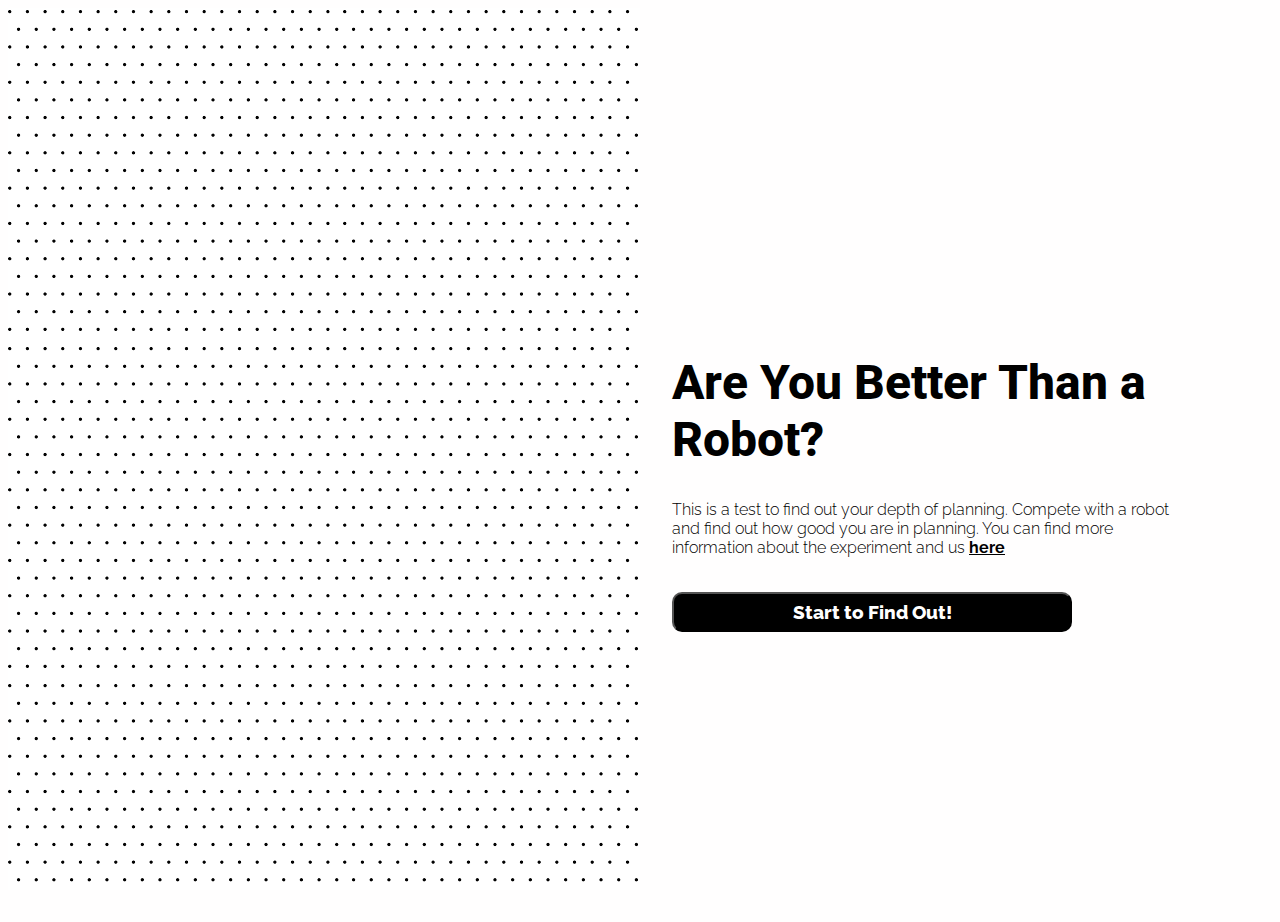
<file: index.html>
<!DOCTYPE html>
<html lang="en">
<head>
    <meta charset="UTF-8">
    <meta name="viewport" content="width=device-width, initial-scale=1.0">
    <link rel="stylesheet" href="assets/css/style-alt.css">
    <title>4 in a Row</title>
</head>
<body>
    <div class="index-container">
        <div class="left" style="background-image: url('assets/images/background.png');">
        </div>
        <div class="right" >
            <!-- <div id="google_translate_element"></div> -->
            <div class="right-content">
                <h1 class="main-title">Are You Better Than a Robot?</h1>
                <h3 class="main-subtitle">This is a test to find out your depth of planning. Compete with a robot and find out how good you are in planning. You can find more information about the experiment and us <span><a href="about.html" style="text-decoration: underline; color: black; font-weight: 700;">here</a></span></h3>
                <button class="start"><a href="instruction.html" style="color: white; text-decoration: none;">Start to Find Out!</a></button>
            </div>
        </div>
        <div class="bottom " style="background-image: url('assets/images/background.png');">
    </div>
</body>
</html>
</file>
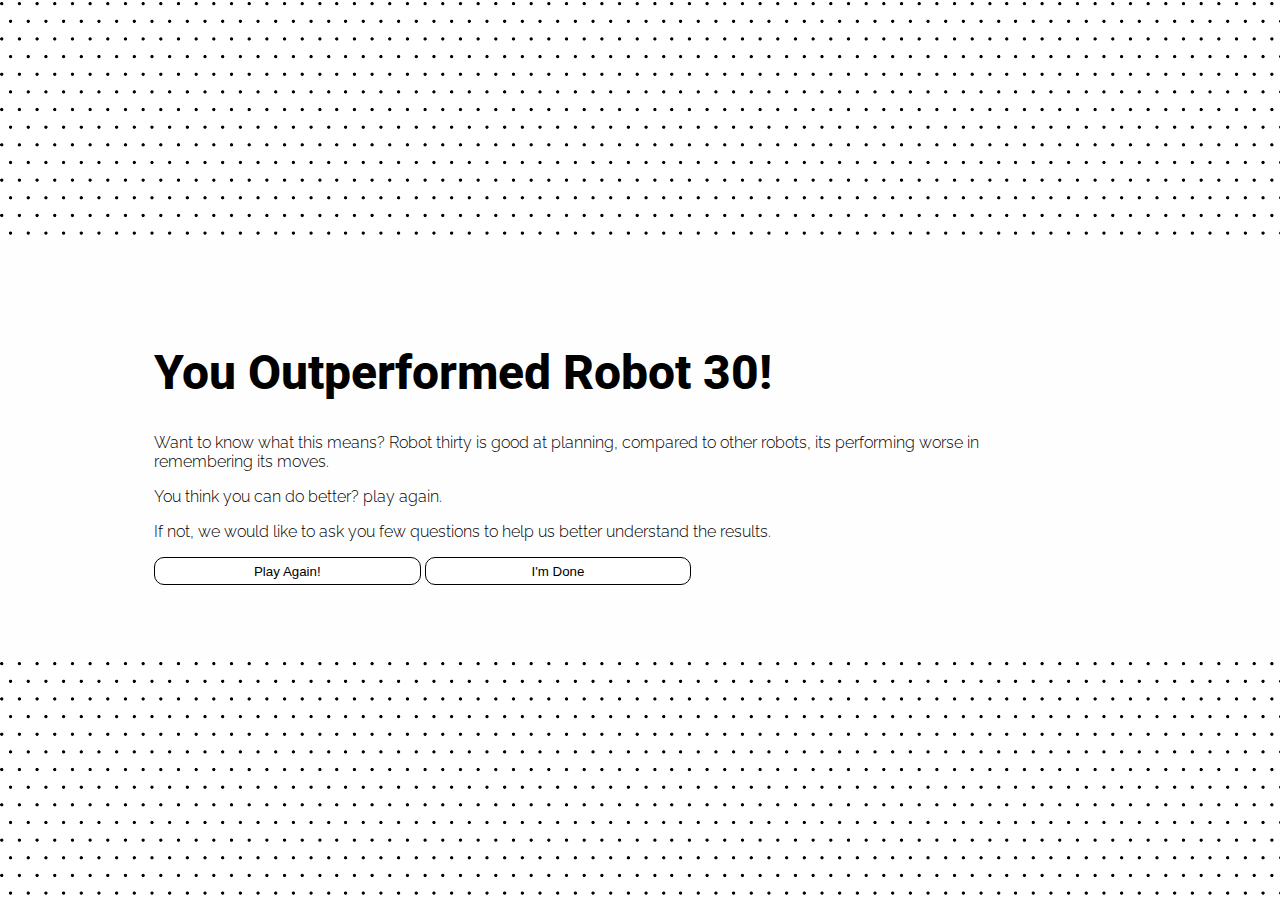
<file: experiment.html>
<!DOCTYPE html>
<html lang="en">
<head>
    <meta charset="UTF-8">
    <meta name="viewport" content="width=device-width, initial-scale=1.0">
    <link rel="stylesheet" href="assets/css/style-alt.css">
    <title>4 in a Row</title>
</head>
<body>
    <div class="all-page">
        <div class="centre-left" style="background-image: url(assets/images/background.png)"></div>
        <div class="right-alt-centre">
            <h1 class="main-title">You Outperformed Robot 30!</h1>
            <h3 class="main-subtitle"> Want to know what this means? Robot thirty is good at planning, compared to other robots, its performing worse in remembering its moves.</span></h3>
            <h3 class="main-subtitle"> You think you can do better? play again.</span></h3>
            <h3 class="main-subtitle"> If not, we would like to ask you few questions to help us better understand the results.</span></h3>
            <a href="https://dev-backend.d4id81j7108zr.amplifyapp.com/AWS%20Experiment/dist/index.html" style="text-decoration: none; color: black;"><button class="button" >Play Again!</button></a>
            <a href="questionnaire.html" style="text-decoration: none; color: black;"><button class="button">I'm Done</button></a>
        </div>
        <div class="bottom-centre" style="background-image: url(assets/images/background.png)"></div>
    </div>
</body>
</html>
</file>
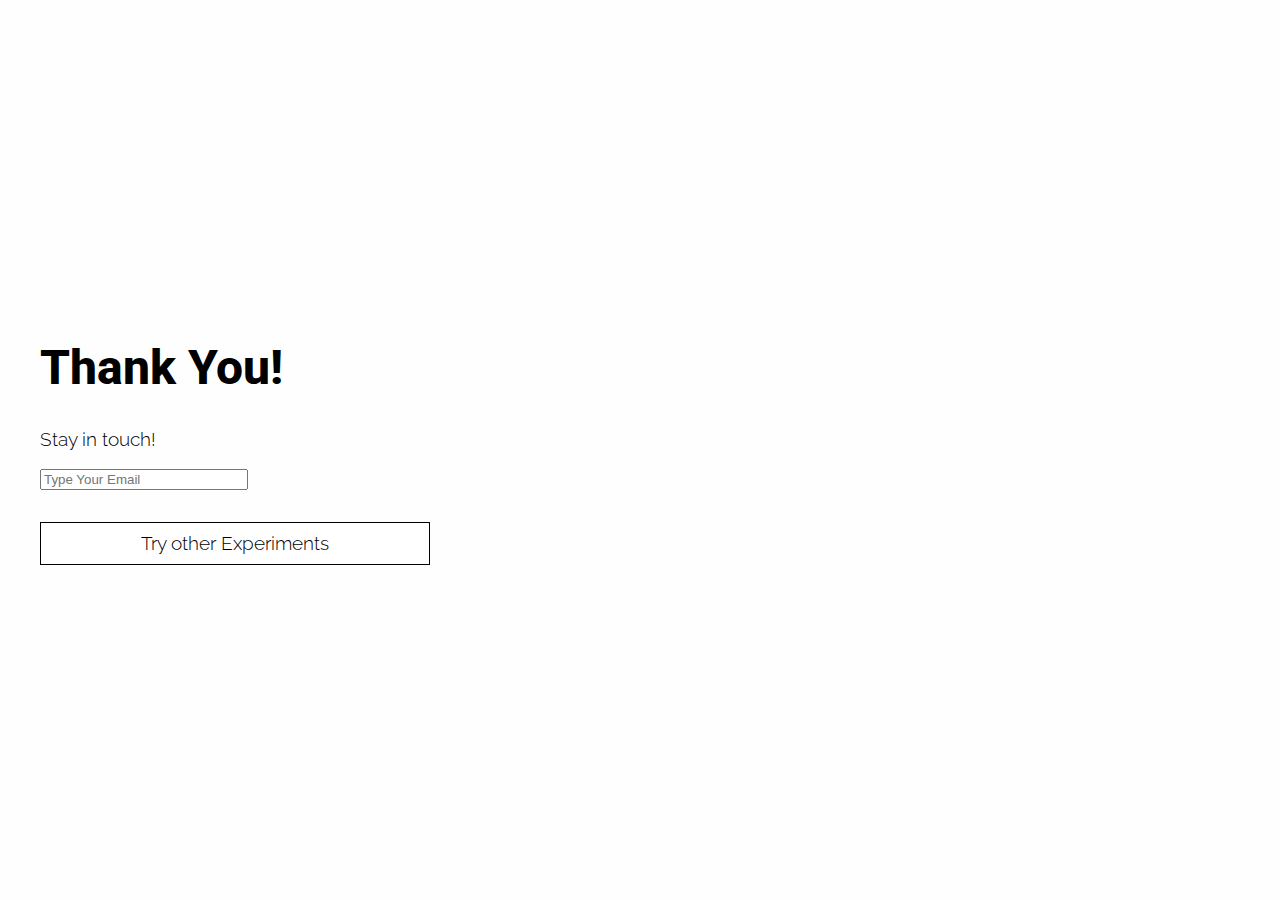
<file: finalpage.html>
<!DOCTYPE html>
<html lang="en">
<head>
    <meta charset="UTF-8">
    <meta name="viewport" content="width=device-width, initial-scale=1.0">
    <link rel="stylesheet" href="assets/css/style.css">
    <title>4 in a row</title>
</head>
<body>
    <div id="finalView" class="container">
        <div class="right" >
            <div class="right-content">
                <h1 class="main-title"> Thank You!</h1>
                <h3 class="main-subtitle">Stay in touch!</h3>
                <input type="email" id="fname"  style= "width: 200px; margin-bottom: 1em;" name="age" placeholder="Type Your Email">
                <h3 class="main-subtitle" style="padding: 0.5em; padding-right: 100px; padding-left: 100px; background-color: white; border: solid black 1px; color: black;">Try other Experiments</h3>

            </div>
        </div>
        <div class="left">

        </div>
    </div>
</body>
</html>
</file>
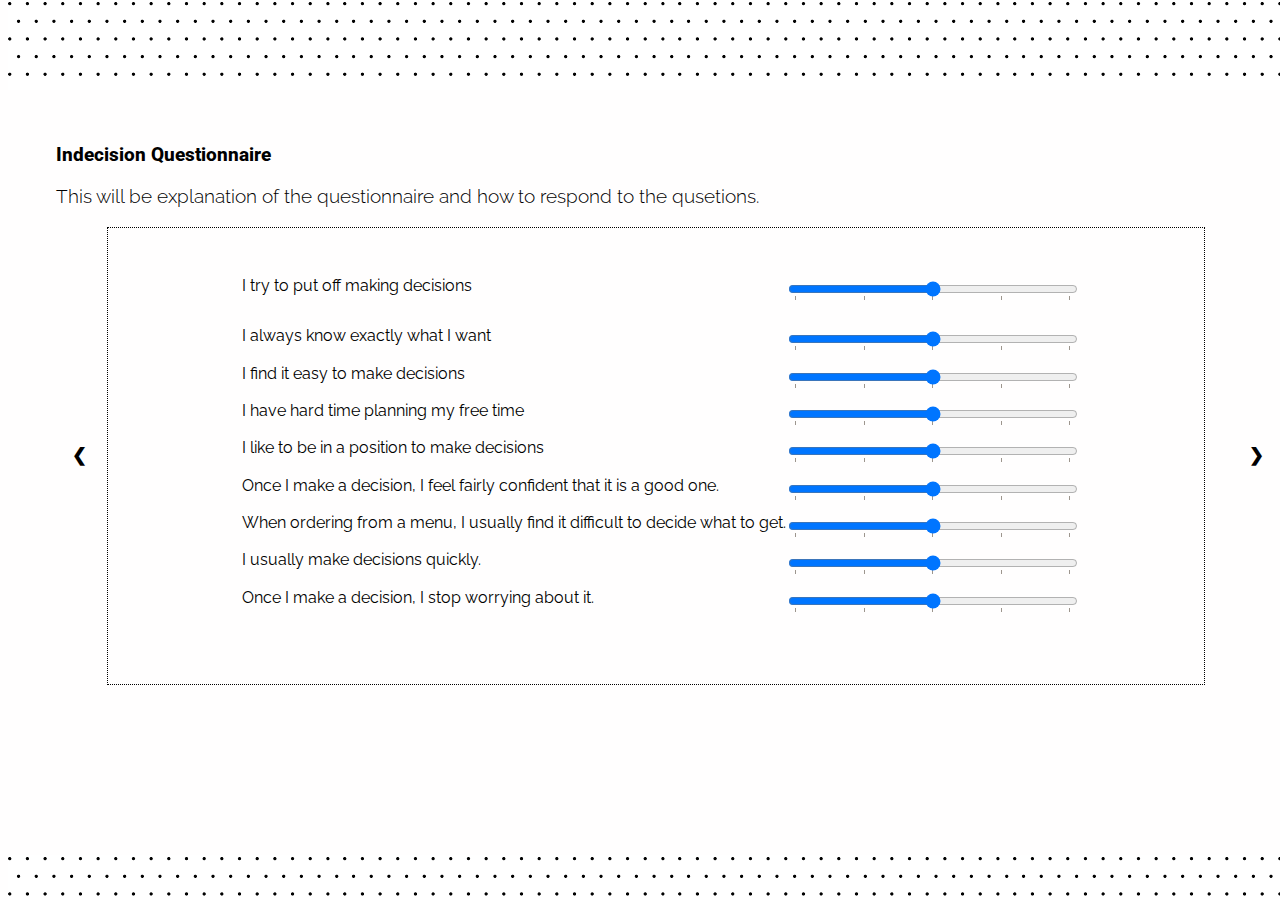
<file: indecision-alt.html>
<!DOCTYPE html>
<html lang="en">
<head>
    <meta charset="UTF-8">
    <meta name="viewport" content="width=device-width, initial-scale=1.0">
    <script src="https://code.jquery.com/jquery-3.2.1.min.js"></script>

    <link rel="stylesheet" href="assets/css/style-alt.css">
    <title>4 in a Row</title>
    <style>
    /* Slideshow container */
        .slideshow-container {
        max-width: 1000px;
        position: relative;
        margin: auto;
        width: 100%;
        height: 40vh;
        padding: 3em;
        border: 1px dotted black;
        }

        /* Next & previous buttons */
        .prev, .next {
        cursor: pointer;
        position: absolute;
        top: 50%;
        width: auto;
        padding: 16px;
        margin-top: -22px;
        color: black;
        font-weight: bold;
        font-size: 18px;
        transition: 0.6s ease;
        border-radius: 0 3px 3px 0;
        user-select: none;
        }

        /* Position the "next button" to the right */
        .next {
        right: 0;
        border-radius: 3px 0 0 3px;
        }

        /* On hover, add a black background color with a little bit see-through */
        .prev:hover, .next:hover {
        background-color: rgba(0,0,0,0.8);
        }

        /* Caption text */
        .text {
        color: black;
        font-size: 15px;
        padding: 8px 12px;
        position: absolute;
        bottom: 8px;
        width: 100%;
        text-align: center;
        }

        /* Number text (1/3 etc) */
        .numbertext {
        color: black;
        font-size: 12px;
        padding: 8px 12px;
        position: absolute;
        top: 0;
        }

        /* The dots/bullets/indicators */
        .dot {
        cursor: pointer;
        height: 15px;
        width: 15px;
        margin: 0 2px;
        background-color: #bbb;
        border-radius: 50%;
        display: inline-block;
        transition: background-color 0.6s ease;
        }
        .mySlides{
            width: 95%;
            margin-left: 4em;
            align-items: center;
            justify-items: center;
            align-content: center;
            justify-content: center;
            text-align: left;
        }
        .active, .dot:hover {
        background-color: #717171;
        }

        /* Fading animation */
        .fade {
        animation-name: fade;
        animation-duration: 1.5s;
        }

        @keyframes fade {
        from {opacity: .4} 
        to {opacity: 1}
        }

        /* On smaller screens, decrease text size */
        @media only screen and (max-width: 300px) {
        .prev, .next,.text {font-size: 11px}
        }
</style>
</head>
<body>
    <div style="width: 100%;">
        <div class="centre-left" style="background-image: url(assets/images/background.png); height: 10vh;"></div>
        <div id="form" class="right-alt-centre less-margin" style="text-align:left; margin-top:12vh;">
            <h3 class="main-title" style="font-size: 1.2em;">Indecision Questionnaire</h3>
            <h3 class="main-subtitle" style="font-size: 1.2em;">This will be explanation of the questionnaire and how to respond to the qusetions. </h3>
            <div style="width: 100%;">
            <div class="slideshow-container">

                <form style="font-family: 'Raleway', sans-serif;">
                    <div class="mySlides fade">
                        <div class="beside">

                        <label for="q1">I try to put off making decisions</label>
                        <input type="range" style="width: 80%; margin-bottom: 2em;" min="-2" max="2" value="0" id="q1" name="q1" step="1" list="volq1">
                        <datalist id="volq1">
                            <option value="-2">-2</option>
                            <option value="-1">-1</option>
                            <option value="0">0</option>
                            <option value="1">1</option>
                            <option value="2">2</option>
                        </datalist>
                        <label for="q2">I always know exactly what I want</label>
                        <input type="range" style="width: 80%; margin-bottom: 1em;" min="-2" max="2" value="0" id="q2" name="q2" step="1" list="volq2">
                        <datalist id="volq2">
                            <option value="-2">-2</option>
                            <option value="-1">-1</option>
                            <option value="0">0</option>
                            <option value="1">1</option>
                            <option value="2">2</option>
                        </datalist>
                        <label for="q3">I find it easy to make decisions  </label>
                        <input type="range" style="width: 80%; margin-bottom: 1em;" min="-2" max="2" value="0" id="q3" step="1" name="q3" list="volq3">
                        <datalist id="volq3">
                            <option value="-2">-2</option>
                            <option value="-1">-1</option>
                            <option value="0">0</option>
                            <option value="1">1</option>
                            <option value="2">2</option>
                        </datalist>
                        <label for="q4">I have hard time planning my free time </label>
                        <input type="range" style="width: 80%; margin-bottom: 1em;" min="-2" max="2" value="0" id="q4" step="1" name="q4" list="volq4">
                        <datalist id="volq4">
                            <option value="-2">-2</option>
                            <option value="-1">-1</option>
                            <option value="0">0</option>
                            <option value="1">1</option>
                            <option value="2">2</option>
                        </datalist>
                        <label for="q5">I like to be in a position to make decisions  </label>
                        <input type="range" style="width: 80%; margin-bottom: 1em;" min="-2" max="2" value="0" id="q5" step="1" name="q5" list="volq5">
                        <datalist id="volq5">
                            <option value="-2">-2</option>
                            <option value="-1">-1</option>
                            <option value="0">0</option>
                            <option value="1">1</option>
                            <option value="2">2</option>
                        </datalist>
                        <label for="q6">Once I make a decision, I feel fairly confident that it is a good one. </label>
                        <input type="range" style="width: 80%; margin-bottom: 1em;" min="-2" max="2" value="0" id="q6" step="1" name="q6" list="volq6">
                        <datalist id="volq6">
                            <option value="-2">-2</option>
                            <option value="-1">-1</option>
                            <option value="0">0</option>
                            <option value="1">1</option>
                            <option value="2">2</option>
                        </datalist>
                        <label for="q7">When ordering from a menu, I usually find it difficult to decide what to get. </label>
                        <input type="range" style="width: 80%; margin-bottom: 1em;" min="-2" max="2" value="0" id="q7" step="1" name="q7" list="volq7">
                        <datalist id="volq7">
                            <option value="-2">-2</option>
                            <option value="-1">-1</option>
                            <option value="0">0</option>
                            <option value="1">1</option>
                            <option value="2">2</option>
                        </datalist>
                        <label for="q8">I usually make decisions quickly.</label>
                        <input type="range" style="width: 80%; margin-bottom: 1em;" min="-2" max="2" value="0" id="q8" step="1" name="q8" list="volq8">
                        <datalist id="volq8">
                            <option value="-2">-2</option>
                            <option value="-1">-1</option>
                            <option value="0">0</option>
                            <option value="1">1</option>
                            <option value="2">2</option>
                        </datalist>
                        <label for="q9">Once I make a decision, I stop worrying about it. </label>
                        <input type="range" style="width: 80%; margin-bottom: 1em;" min="-2" max="2" value="0" id="q9" step="1" name="q9" list="volq9">
                        <datalist id="volq9">
                            <option value="-2">-2</option>
                            <option value="-1">-1</option>
                            <option value="0">0</option>
                            <option value="1">1</option>
                            <option value="2">2</option>
                        </datalist>
                    </div>
                </div>
                <div class="mySlides fade">
                    <div class="beside">
                        <label for="q10">I become anxious when making a decision. </label>
                        <input type="range" style="width: 80%; margin-bottom: 1em;" min="-2" max="2" value="0" id="q10" step="1" name="q10" list="volq10">
                        <datalist id="volq10">
                            <option value="-2">-2</option>
                            <option value="-1">-1</option>
                            <option value="0">0</option>
                            <option value="1">1</option>
                            <option value="2">2</option>
                        </datalist>
                        <label for="q11">I often worry about making the wrong choice. </label>
                        <input type="range" style="width: 80%; margin-bottom: 1em;" min="-2" max="2" value="0" id="q11" step="1" name="q11" list="volq11">
                        <datalist id="volq11">
                            <option value="-2">-2</option>
                            <option value="-1">-1</option>
                            <option value="0">0</option>
                            <option value="1">1</option>
                            <option value="2">2</option>
                        </datalist>
                        <label for="q12">After I have chosen or decided something, I often believe I've made the wrong choice or decision.</label>
                        <input type="range" style="width: 80%; margin-bottom: 1em;" min="-2" max="2" value="0" id="q12" step="1" name="q12" list="volq12">
                        <datalist id="volq12">
                            <option value="-2">-2</option>
                            <option value="-1">-1</option>
                            <option value="0">0</option>
                            <option value="1">1</option>
                            <option value="2">2</option>
                        </datalist>
                        <label for="q13">I do not get assignments done on time because I cannot decide what to do first. </label>
                        <input type="range" style="width: 80%; margin-bottom: 1em;" min="-2" max="2" value="0" id="q13" step="1" name="q13" list="volq13">
                        <datalist id="volq13">
                            <option value="-2">-2</option>
                            <option value="-1">-1</option>
                            <option value="0">0</option>
                            <option value="1">1</option>
                            <option value="2">2</option>
                        </datalist>
                        <label for="q14">I have trouble completing assignments because I can't prioritize what is most important. </label>
                        <input type="range" style="width: 80%; margin-bottom: 1em;" min="-2" max="2" value="0" id="q14" step="1" name="q14" list="volq14">
                        <datalist id="volq14" style="margin-bottom: 1em;">
                            <option value="-2">-2</option>
                            <option value="-1">-1</option>
                            <option value="0">0</option>
                            <option value="1">1</option>
                            <option value="2">2</option>
                        </datalist>
                        <label for="q15">It seems that deciding on the most trivial thing takes me a long time. </label>
                        <input type="range" style="width: 80%; margin-bottom: 1em;" min="-2" max="2" value="0" id="q15" step="1" name="q15" list="volq15">
                        <datalist id="volq15" style="margin-bottom: 1em;">
                            <option value="-2">-2</option>
                            <option value="-1">-1</option>
                            <option value="0">0</option>
                            <option value="1">1</option>
                            <option value="2">2</option>
                        </datalist>
                        <a href="finalpage.html"><input class="button" type="submit" type="button" value="Continue " /></a>

                        </div>
                        </div>
                        <br>
                    </div>
                    </form>
                    <a class="prev" onclick="plusSlides(-1)">❮</a>
                    <a class="next" onclick="plusSlides(1)">❯</a>
                </div>
            </div>
        </div>
        <div style="background-image: url(assets/images/background.png); height: 5vh; width: 100%; position: fixed; bottom: 0;"></div>
    </div>
    <script>
        let slideIndex = 1;
        showSlides(slideIndex);
        
        function plusSlides(n) {
          showSlides(slideIndex += n);
        }
        
        function currentSlide(n) {
          showSlides(slideIndex = n);
        }
        
        function showSlides(n) {
          let i;
          let slides = document.getElementsByClassName("mySlides");
          let dots = document.getElementsByClassName("dot");
          if (n > slides.length) {slideIndex = 1}    
          if (n < 1) {slideIndex = slides.length}
          for (i = 0; i < slides.length; i++) {
            slides[i].style.display = "none";  
          }
          for (i = 0; i < dots.length; i++) {
            dots[i].className = dots[i].className.replace(" active", "");
          }
          slides[slideIndex-1].style.display = "block";  
          dots[slideIndex-1].className += " active";
        }
        </script>
    <script>
        
        const form = document.querySelector('form');
        form.addEventListener('submit', (e) => {
            e.preventDefault();
            const formData = new FormData(form);
            var object = {};
            formData.forEach((value, key) => {
                object[key] = value
            });
            var json = JSON.stringify(object);
            console.log(json);       
        })
        // This code would be good for when we have an endpoint to fetch the data to:
        //     fetch('', {
        //         method: "POST", 
        //         body: formData,

        //     })
        //     .then(res => res.json())
        //     .then(res => window.location='finalpage.html');
        // })
    </script>
</body>
</html>
</file>
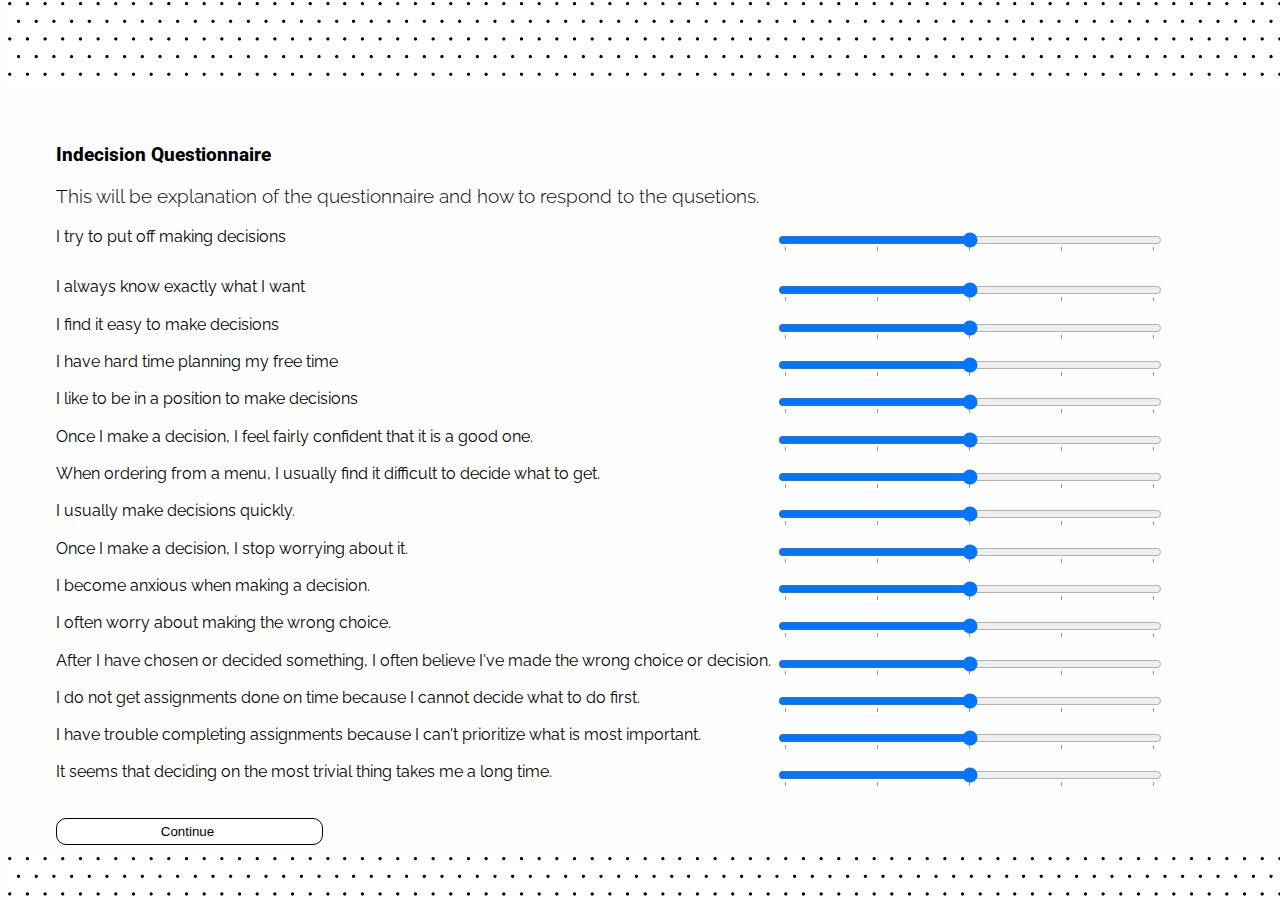
<file: indecision.html>
<!DOCTYPE html>
<html lang="en">
<head>
    <meta charset="UTF-8">
    <meta name="viewport" content="width=device-width, initial-scale=1.0">
    <script src="https://code.jquery.com/jquery-3.2.1.min.js"></script>

    <link rel="stylesheet" href="assets/css/style-alt.css">
    <title>4 in a Row</title>
</head>
<body>
    <div style="width: 100%;">
        <div class="centre-left" style="background-image: url(assets/images/background.png); height: 10vh;"></div>
        <div id="form" class="right-alt-centre less-margin" style="text-align:left; margin-top:12vh;">
            <h3 class="main-title" style="font-size: 1.2em;">Indecision Questionnaire</h3>
            <h3 class="main-subtitle" style="font-size: 1.2em;">This will be explanation of the questionnaire and how to respond to the qusetions. </h3>
            <div style="width: 100%;">
            <form style="width: 100%;">

                <div style="width: 100%; font-family: 'Raleway', sans-serif;">
                  <div class="beside">
                    <label for="q1">I try to put off making decisions</label>
                    <input type="range" style="width: 80%; margin-bottom: 2em;" min="-2" max="2" value="0" id="q1" name="q1" step="1" list="volq1">
                    <datalist id="volq1">
                        <option value="-2">-2</option>
                        <option value="-1">-1</option>
                        <option value="0">0</option>
                        <option value="1">1</option>
                        <option value="2">2</option>
                    </datalist>
                    <label for="q2">I always know exactly what I want</label>
                    <input type="range" style="width: 80%; margin-bottom: 1em;" min="-2" max="2" value="0" id="q2" name="q2" step="1" list="volq2">
                    <datalist id="volq2">
                        <option value="-2">-2</option>
                        <option value="-1">-1</option>
                        <option value="0">0</option>
                        <option value="1">1</option>
                        <option value="2">2</option>
                    </datalist>
                    <label for="q3">I find it easy to make decisions  </label>
                    <input type="range" style="width: 80%; margin-bottom: 1em;" min="-2" max="2" value="0" id="q3" step="1" name="q3" list="volq3">
                    <datalist id="volq3">
                        <option value="-2">-2</option>
                        <option value="-1">-1</option>
                        <option value="0">0</option>
                        <option value="1">1</option>
                        <option value="2">2</option>
                    </datalist>
                    <label for="q4">I have hard time planning my free time </label>
                    <input type="range" style="width: 80%; margin-bottom: 1em;" min="-2" max="2" value="0" id="q4" step="1" name="q4" list="volq4">
                    <datalist id="volq4">
                        <option value="-2">-2</option>
                        <option value="-1">-1</option>
                        <option value="0">0</option>
                        <option value="1">1</option>
                        <option value="2">2</option>
                    </datalist>
                    <label for="q5">I like to be in a position to make decisions  </label>
                    <input type="range" style="width: 80%; margin-bottom: 1em;" min="-2" max="2" value="0" id="q5" step="1" name="q5" list="volq5">
                    <datalist id="volq5">
                        <option value="-2">-2</option>
                        <option value="-1">-1</option>
                        <option value="0">0</option>
                        <option value="1">1</option>
                        <option value="2">2</option>
                    </datalist>
                    <label for="q6">Once I make a decision, I feel fairly confident that it is a good one. </label>
                    <input type="range" style="width: 80%; margin-bottom: 1em;" min="-2" max="2" value="0" id="q6" step="1" name="q6" list="volq6">
                    <datalist id="volq6">
                        <option value="-2">-2</option>
                        <option value="-1">-1</option>
                        <option value="0">0</option>
                        <option value="1">1</option>
                        <option value="2">2</option>
                    </datalist>
                    <label for="q7">When ordering from a menu, I usually find it difficult to decide what to get. </label>
                    <input type="range" style="width: 80%; margin-bottom: 1em;" min="-2" max="2" value="0" id="q7" step="1" name="q7" list="volq7">
                    <datalist id="volq7">
                        <option value="-2">-2</option>
                        <option value="-1">-1</option>
                        <option value="0">0</option>
                        <option value="1">1</option>
                        <option value="2">2</option>
                    </datalist>
                    <label for="q8">I usually make decisions quickly.</label>
                    <input type="range" style="width: 80%; margin-bottom: 1em;" min="-2" max="2" value="0" id="q8" step="1" name="q8" list="volq8">
                    <datalist id="volq8">
                        <option value="-2">-2</option>
                        <option value="-1">-1</option>
                        <option value="0">0</option>
                        <option value="1">1</option>
                        <option value="2">2</option>
                    </datalist>
                    <label for="q9">Once I make a decision, I stop worrying about it. </label>
                    <input type="range" style="width: 80%; margin-bottom: 1em;" min="-2" max="2" value="0" id="q9" step="1" name="q9" list="volq9">
                    <datalist id="volq9">
                        <option value="-2">-2</option>
                        <option value="-1">-1</option>
                        <option value="0">0</option>
                        <option value="1">1</option>
                        <option value="2">2</option>
                    </datalist>
                    <label for="q10">I become anxious when making a decision. </label>
                    <input type="range" style="width: 80%; margin-bottom: 1em;" min="-2" max="2" value="0" id="q10" step="1" name="q10" list="volq10">
                    <datalist id="volq10">
                        <option value="-2">-2</option>
                        <option value="-1">-1</option>
                        <option value="0">0</option>
                        <option value="1">1</option>
                        <option value="2">2</option>
                    </datalist>
                    <label for="q11">I often worry about making the wrong choice. </label>
                    <input type="range" style="width: 80%; margin-bottom: 1em;" min="-2" max="2" value="0" id="q11" step="1" name="q11" list="volq11">
                    <datalist id="volq11">
                        <option value="-2">-2</option>
                        <option value="-1">-1</option>
                        <option value="0">0</option>
                        <option value="1">1</option>
                        <option value="2">2</option>
                    </datalist>
                    <label for="q12">After I have chosen or decided something, I often believe I've made the wrong choice or decision.</label>
                    <input type="range" style="width: 80%; margin-bottom: 1em;" min="-2" max="2" value="0" id="q12" step="1" name="q12" list="volq12">
                    <datalist id="volq12">
                        <option value="-2">-2</option>
                        <option value="-1">-1</option>
                        <option value="0">0</option>
                        <option value="1">1</option>
                        <option value="2">2</option>
                    </datalist>
                    <label for="q13">I do not get assignments done on time because I cannot decide what to do first. </label>
                    <input type="range" style="width: 80%; margin-bottom: 1em;" min="-2" max="2" value="0" id="q13" step="1" name="q13" list="volq13">
                    <datalist id="volq13">
                        <option value="-2">-2</option>
                        <option value="-1">-1</option>
                        <option value="0">0</option>
                        <option value="1">1</option>
                        <option value="2">2</option>
                    </datalist>
                    <label for="q14">I have trouble completing assignments because I can't prioritize what is most important. </label>
                    <input type="range" style="width: 80%; margin-bottom: 1em;" min="-2" max="2" value="0" id="q14" step="1" name="q14" list="volq14">
                    <datalist id="volq14" style="margin-bottom: 1em;">
                        <option value="-2">-2</option>
                        <option value="-1">-1</option>
                        <option value="0">0</option>
                        <option value="1">1</option>
                        <option value="2">2</option>
                    </datalist>
                    <label for="q15">It seems that deciding on the most trivial thing takes me a long time. </label>
                    <input type="range" style="width: 80%; margin-bottom: 1em;" min="-2" max="2" value="0" id="q15" step="1" name="q15" list="volq15">
                    <datalist id="volq15" style="margin-bottom: 1em;">
                        <option value="-2">-2</option>
                        <option value="-1">-1</option>
                        <option value="0">0</option>
                        <option value="1">1</option>
                        <option value="2">2</option>
                    </datalist>
                  </div>
                  </div>
                  <br>
                  <a href="finalpage.html"><input class="button" type="submit" type="button" value="Continue " /></a>
                </form>
            </div>
        </div>
        <div style="background-image: url(assets/images/background.png); height: 5vh; width: 100%; position: fixed; bottom: 0;"></div>
    </div>

    <script>
        const form = document.querySelector('form');
        form.addEventListener('submit', (e) => {
            e.preventDefault();
            const formData = new FormData(form);
            var object = {};
            formData.forEach((value, key) => {
                object[key] = value
            });
            var json = JSON.stringify(object);
            console.log(json);       
        })
        // This code would be good for when we have an endpoint to fetch the data to:
        //     fetch('', {
        //         method: "POST", 
        //         body: formData,

        //     })
        //     .then(res => res.json())
        //     .then(res => window.location='finalpage.html');
        // })
    </script>
</body>
</html>
</file>
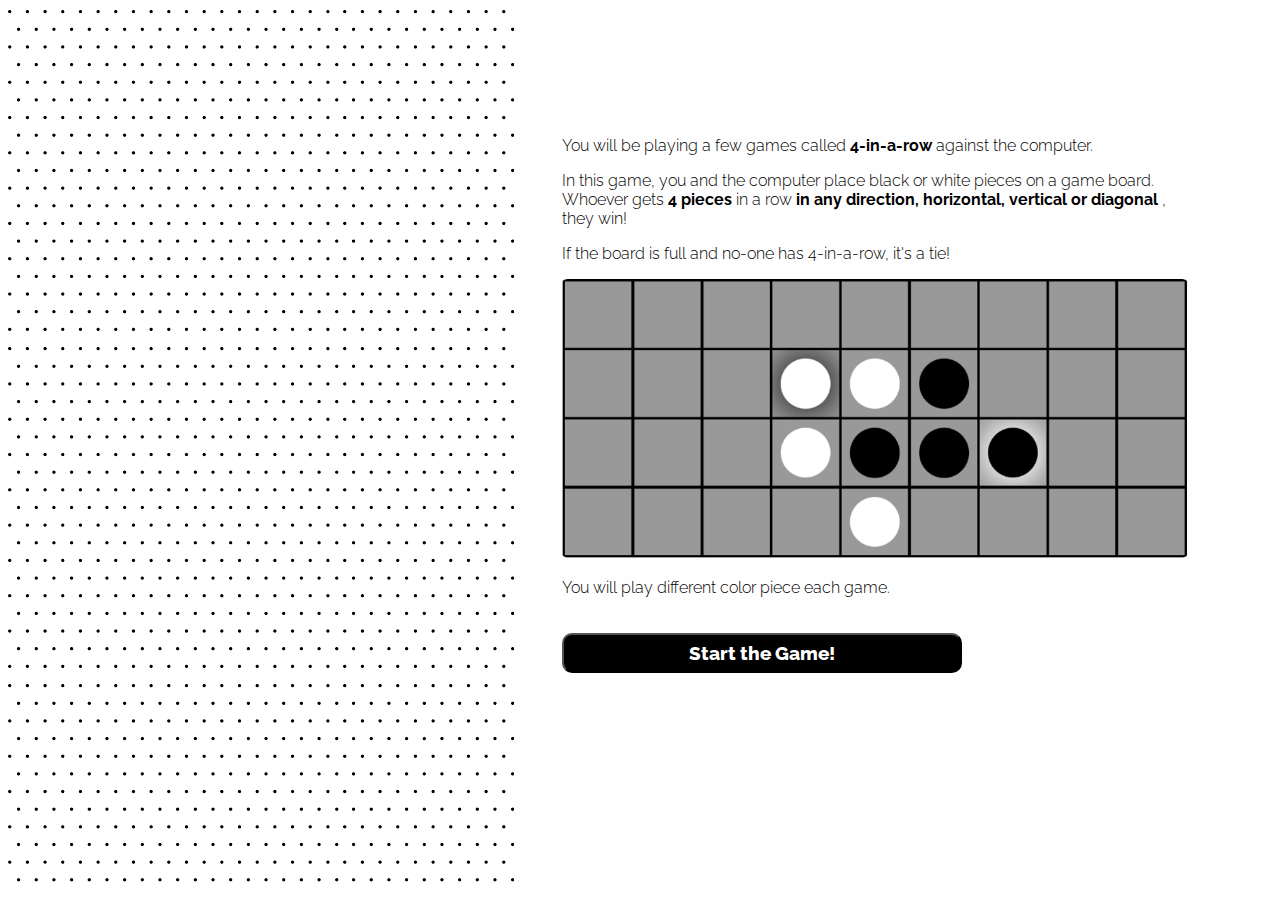
<file: instruction.html>
<!DOCTYPE html>
<html lang="en">
<head>
    <meta charset="UTF-8">
    <meta name="viewport" content="width=device-width, initial-scale=1.0">
    <link rel="stylesheet" href="assets/css/style-alt.css">
    <title>4 in a Row</title>
</head>
<body>
    <div class="container">
        <div class="left" style="background-image: url('assets/images/background.png');">
        </div>
        <div class="right-alt" >
            <div class="right-content">
                <!-- <h1 class="main-title">Are You Better Than a Robot?</h1> -->
                <h3 class="main-subtitle">You will be playing a few games called <span style="font-weight: bold;">4-in-a-row </span>against the computer. </h3>
                <h3 class="main-subtitle">In this game, you and the computer place black or white pieces on a game board. Whoever gets <span style="font-weight: bold;"> 4 pieces </span> in a row <span style="font-weight: bold;">in any direction, horizontal, vertical or diagonal </span>, they win!  </h3>
                <h3 class="main-subtitle">If the board is full and no-one has 4-in-a-row, it's a tie!  </h3>
                <img src="assets/images/instruction.gif" class="gif"> 
                <h3 class="main-subtitle">You will play different color piece each game.  </h3>
                <button class="start"><a href="https://dev-backend.d4id81j7108zr.amplifyapp.com/AWS%20Experiment/dist/index.html" style="color: white; text-decoration: none;">Start the Game!</a></button>
            </div>
        </div>
    </div>
</body>
</html>
</file>
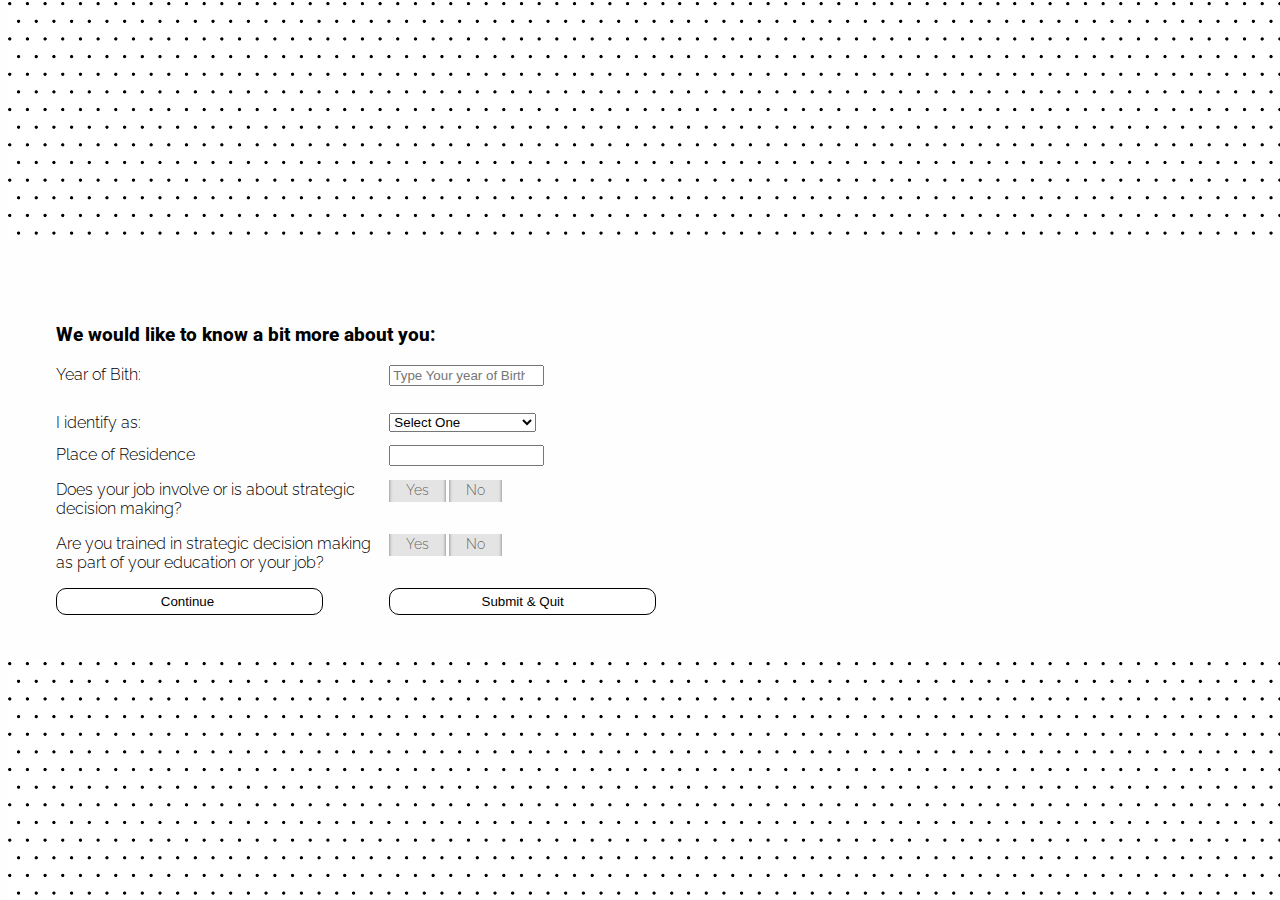
<file: questionnaire.html>
<!DOCTYPE html>
<html lang="en">
<head>
    <meta charset="UTF-8">
    <meta name="viewport" content="width=device-width, initial-scale=1.0">
    <script src="https://code.jquery.com/jquery-3.2.1.min.js"></script>
    <link rel="stylesheet" href="assets/css/style-alt.css">
    <title>4 in a Row</title>
</head>
<body>
    <div style="width: 100%;">
        <div class="centre-left" style="background-image: url(assets/images/background.png)"></div>
        <div id="form" class="right-alt-centre less-margin" style="text-align:left;">
            <h3 class="main-title" style="font-size: 1.2em;">We would like to know a bit more about you:</h3>
            <div class="form-frame" style="width: 100%;">
            <form style="width: 100%;">
                <div>
                  <div class="beside">
                        <label for="fname">Year of Bith:</label>
                        <input type="number" id="fname"  style= "margin-bottom: 2em;" name="age" placeholder="Type Your year of Birth">

                        <label for="gender" class="control-label">I identify as:</label> 
                        <select name="genders" id="gender" style="margin-bottom: 1em;"> 
                            <option value="null">Select One</option> 
                            <option value="male">Male</option> 
                            <option value="Female">Female</option> 
                            <option value="Non-Binary">Non-Binary</option>
                            <option value="Non-Binary">Prefer Not to Say</option>  
                        </select>
                        <label for="location" class="control-label">Place of Residence</label>
                        <input type="text" id="location" style= "margin-bottom: 1em;" name="location">
                        <label for="job" class="control-label" style="margin-bottom: 1em;">Does your job involve or is about strategic decision making?</label>
                        <div class="switch-field">
                            <input type="radio" id="radio-one" name="jobstr" value="yes"/>
                            <label for="radio-one" id="radio1">Yes</label>
                            <input type="radio" id="radio-two" name="jobstr" value="no" />
                            <label for="radio-two" id="radio2">No</label>
                        </div>

                        <label for="experience" class=" col-sm-3 control-label control-label" style="margin-bottom: 1em;">Are you trained in strategic decision making as part of your education or your job?</label>
                        <div class="switch-field">
                            <input type="radio" id="radiounos" name="edustr" value="yes"/>
                            <label for="radiounos" id="radiouno">Yes</label>
                            <input type="radio" id="radiodeuss" name="edustr" value="no" />
                            <label for="radiodeuss" id="radiodeus">No</label>
                        </div>

                        <a href="indecision.html"><input class="button" type="submit" type="button" value="Continue " /></a>
                        <a href="finalpage.html"><input class="button" type="button" value="Submit & Quit" /></a>
      
                  </div>
                </form>
            </div>
            <div style="margin-left: 2em; background-image: url(https://images.freeimages.com/vhq/images/istock/previews/3491/34918520-direction-sign-question-mark-drawing.jpg);" >
            </div>
        </div>
    </div>
    <div class="bottom-centre invisible" style="background-image: url(assets/images/background.png)"></div>

    <script>
        const form = document.querySelector('form');
        form.addEventListener('submit', (e) => {
            e.preventDefault();
            const formData = new FormData(form);
            var object = {};
            formData.forEach((value, key) => {
                object[key] = value
                if (value !==null){
                console.log("data")
            } else {
                console.log("missing data")
            }
            });
            var json = JSON.stringify(object);
            console.log(json);       
        })
        // This code would be good for when we have an endpoint to fetch the data to:
        //     fetch('', {
        //         method: "POST", 
        //         body: formData,

        //     })
        //     .then(res => res.json())
        //     .then(res => window.location='indecision.html');
        // })
    </script>
</body>
</html>
</file>
<file: assets/css/style-alt.css>
@import url('https://fonts.googleapis.com/css2?family=Roboto:ital,wght@0,100;0,300;0,400;0,500;0,700;0,900;1,100;1,300;1,400;1,500;1,700;1,900&display=swap');
@import url('https://fonts.googleapis.com/css2?family=Raleway:ital,wght@0,100..900;1,100..900&family=Roboto:ital,wght@0,100;0,300;0,400;0,500;0,700;0,900;1,100;1,300;1,400;1,500;1,700;1,900&display=swap');


body {
    background-color: #fffefe;
    margin: 8px;
}

.index-container {
    width: 100%;
}
.invisible{
    display: none;
}
.left{
    height: 8em;
    position: fixed; 
    top: 0;
    width: 100%;
}

.right{
    margin-top: 10em;
    padding: 1em;
}
.bottom {
    height: 8em;
    position: fixed; 
    bottom: 0;
    width: 100%;
}

.main-title{
    font-family: "Roboto", sans-serif;
    font-weight: 800;
    font-size: 2.2em;
}

.main-subtitle{
    font-family: "Raleway", sans-serif;
    font-weight: 300;
    font-size: 1em;
    text-align: justify;
}

.start{
    font-family: "Raleway", sans-serif;
    font-weight: 800;
    font-size: 1.2em;
    text-justify: right;
    color: white;
    background-color: black;
    width: 100%;
    height: 40px;
    border-radius: 10px;
    margin-top: 1em;
}
.right-alt{
    margin-top: 6em;
    padding: 1em;
}

.gif{
    width:100%; 
}
.all-page{
    align-items: center;
    justify-content: center;
    align-content: center;
    justify-items: center;
    text-align: left;
}

.button{
    padding: 0.4em; 
    padding-right: 40px; 
    padding-left: 40px; 
    background-color: white; 
    border: solid black 1px; 
    color: black;
    cursor: pointer;
    width: 12em;
    border-radius: 10px;

}

.centre-left{
    height: 8em;
    position: fixed; 
    top: 0;
    width: 100%;
}
.bottom-centre{
    height: 8em;
    position: fixed; 
    bottom: 0;
    width: 100%;
}

.right-alt-centre{
    margin-top: 10em;
    padding: 1em;
}
.form-frame{

    width: 100%;
    font-family: "Raleway", sans-serif;
    font-weight: 300;
    font-size: 1em;
}

/* All form related stuff*/
.form-horizontal .control-label {
    text-align: left;
  }

/*Radio Buttons*/
.switch-field {
	overflow: hidden;
}

.switch-field input {
	position: absolute !important;
	clip: rect(0, 0, 0, 0);
	height: 1px;
	width: 1px;
	border: 0;
	overflow: hidden;
}

.switch-field label {
	background-color: #e4e4e4;
	color: rgba(0, 0, 0, 0.6);
	font-size: 14px;
	line-height: 1;
	text-align: center;
	padding: 8px 16px;
	margin-right: -1px;
	border: 1px solid rgba(0, 0, 0, 0.2);
	box-shadow: inset 0 1px 3px rgba(0, 0, 0, 0.3), 0 1px rgba(255, 255, 255, 0.1);
	transition: all 0.1s ease-in-out;
}

.switch-field label:hover {
	cursor: pointer;
}

.switch-field input:checked + label:not(#radio2) {
	/*background-color: #a5dc86;*/
	background-color: rgb(168, 169, 223);
	box-shadow: none;
	color: white;
	opacity: 0.75;
}
.switch-field input:checked + label:not(#radio1) {
	background-color: rgb(168, 169, 223);
	box-shadow: none;
	color: white;
	opacity: 0.75;
}
.switch-field label:first-of-type {
	border-radius: 4px 0 0 4px;
}

.switch-field label:last-of-type {
	border-radius: 0 4px 4px 0;
}

#radio-two label:active{
	background-color: rgb(168, 169, 223);
}

.slider label {
    font-size: 24px;
    font-weight: 400;
    font-family: Open Sans;
    padding-left: 10px;
    color: black;
}
.slider input[type="range"] {
    width: 420px;
    height: 2px;
    background: black;
    border: none;
    outline: none;
}

.less-margin{
    margin-top: 5em;
}

input, select, .switch-field{
    margin-bottom: 2em;
    width: 98%;
}


@media only screen and (max-width: 600px) {
    .left{
        height: 4em;
    }
    .bottom {
        height: 4em;
    }
    .button{
        padding: 0.4em; 
        padding-right: 40px; 
        padding-left: 40px; 
        background-color: white; 
        border: solid black 1px; 
        color: black;
        cursor: pointer;
        width: 11.5em;
        border-radius: 10px;
    
    }
    .centre-left{
        height: 4em;
    }
    .bottom-centre{
        height: 4em;
    }
}


@media only screen and (min-width: 768px) {
    .index-container {
        display: grid;
        grid-template-columns: 1fr 1fr;
        height: 95%;
    }
    .container {
        display: grid;
        grid-template-columns: 0.40fr 0.60fr;
        height: 95%;
    }
    
    .all-page{
        align-items: center;
        justify-content: center;
        align-content: center;
        justify-items: center;
        margin: auto;
        height: 90%;
        
    }
    
    .right{
        margin-top:2em;
        height: 90vh;
        padding: 2em;
        display: grid;
    }
    
    .right-content {
        justify-self: start;
        align-self: center; 
        font-family: "Raleway", sans-serif;
        font-weight: 300;
    }
    
    .left {
        height: 98vh;
        position: relative;
    }
    
    
    /*All the Fonts*/
    .main-title{
        font-family: "Roboto", sans-serif;
        font-weight: 800;
        font-size: 3em;
    }
    .main-subtitle {
        font-family: "Raleway", sans-serif;
        text-align: left;
        font-weight: 300;
        width: 90%;
    }
    
    /*Elements*/
    .start{
        font-family: "Raleway", sans-serif;
        font-weight: 800;
        font-size: 1.2em;
        text-justify: right;
        color: white;
        background-color: black;
        width: 400px;
        height: 40px;
        border-radius: 10px;
    }
    .bottom{
        display: none;
    }
    
    .gif{
        width:90%; 
    }
    .right-alt{
        padding: 1em;
        padding-left: 3em;
    }
    .centre-left{
        height: 15em;
        position: fixed; 
        top: 0;
        width: 100%;
    }
    .right-alt-centre{
        padding: 1em;
        padding-left: 3em;
        margin-top: 18em;
    }
    .bottom-centre{
        height: 15em;
        position: fixed; 
        bottom: 0;
        width: 100%;
    }
    .button{
        width: 20em;
        display: inline-block;
    }
    input, select{
        width: 55%;
    }
    .form-frame{
        display: grid; justify-content: space-around; grid-template-columns: 1fr 1fr; width: 80%;
    }
    .beside{
        display: grid; justify-content: space-around;   grid-template-columns: 1.2fr 0.8fr;
    }
    .invisible{
        display: block;
    }

}
</file>
<file: assets/css/style.css>
@import url('https://fonts.googleapis.com/css2?family=Roboto:ital,wght@0,100;0,300;0,400;0,500;0,700;0,900;1,100;1,300;1,400;1,500;1,700;1,900&display=swap');
@import url('https://fonts.googleapis.com/css2?family=Raleway:ital,wght@0,100..900;1,100..900&family=Roboto:ital,wght@0,100;0,300;0,400;0,500;0,700;0,900;1,100;1,300;1,400;1,500;1,700;1,900&display=swap');

/*All structures, frames, containers*/
.goog-te-banner-frame {display: none !important;} 

body {
    background-color: #fffefe;
    width: 100%;
    height: 100%;
}

.index-container {
    display: grid;
    grid-template-columns: 1fr 1fr;
    height: 95%;
}
.container {
    display: grid;
    grid-template-columns: 0.40fr 0.60fr;
    height: 95%;
}

.all-page{
    align-items: center;
    justify-content: center;
    align-content: center;
    justify-items: center;
    margin: auto;
    height: 90%;
    
}

.right{
    height: 90vh;
    padding: 2em;
    display: grid;
}

.right-content {
    justify-self: start;
    align-self: center; 
    font-family: "Raleway", sans-serif;
    font-weight: 300;
}

.left {
    height: 98vh;
}


/*All the Fonts*/
.main-title{
    font-family: "Roboto", sans-serif;
    font-weight: 800;
    font-size: 3em;
}
.main-subtitle {
    font-family: "Raleway", sans-serif;
    font-weight: 300;
}

/*Elements*/
.start{
    font-family: "Raleway", sans-serif;
    font-weight: 800;
    font-size: 1.2em;
    text-justify: right;
    color: white;
    background-color: black;
    width: 400px;
    height: 40px;
    border-radius: 10px;
}


.form-horizontal .control-label {
    text-align: left;
  }

/*Radio Buttons*/
.switch-field {
	overflow: hidden;
}

.switch-field input {
	position: absolute !important;
	clip: rect(0, 0, 0, 0);
	height: 1px;
	width: 1px;
	border: 0;
	overflow: hidden;
}

.switch-field label {
	background-color: #e4e4e4;
	color: rgba(0, 0, 0, 0.6);
	font-size: 14px;
	line-height: 1;
	text-align: center;
	padding: 8px 16px;
	margin-right: -1px;
	border: 1px solid rgba(0, 0, 0, 0.2);
	box-shadow: inset 0 1px 3px rgba(0, 0, 0, 0.3), 0 1px rgba(255, 255, 255, 0.1);
	transition: all 0.1s ease-in-out;
}

.switch-field label:hover {
	cursor: pointer;
}

.switch-field input:checked + label:not(#radio2) {
	/*background-color: #a5dc86;*/
	background-color: rgb(168, 169, 223);
	box-shadow: none;
	color: white;
	opacity: 0.75;
}
.switch-field input:checked + label:not(#radio1) {
	background-color: rgb(168, 169, 223);
	box-shadow: none;
	color: white;
	opacity: 0.75;
}
.switch-field label:first-of-type {
	border-radius: 4px 0 0 4px;
}

.switch-field label:last-of-type {
	border-radius: 0 4px 4px 0;
}

#radio-two label:active{
	background-color: rgb(168, 169, 223);
}

.slider label {
    font-size: 24px;
    font-weight: 400;
    font-family: Open Sans;
    padding-left: 10px;
    color: black;
}
.slider input[type="range"] {
    width: 420px;
    height: 2px;
    background: black;
    border: none;
    outline: none;
}
/* form starting stylings ------------------------------- */
/* 
  input {
    font-size:18px;
    padding:10px 10px 10px 5px;
    display:block;
    width:300px;
    border:none;
    border-bottom:1px solid #757575;
  }
  input:focus 		{ outline:none; }
   */
  
  /* active state */
  /* input:focus ~ label, input:valid ~ label 		{
    top:-20px;
    font-size:14px;
    color:#5264AE;
  } */
</file>
